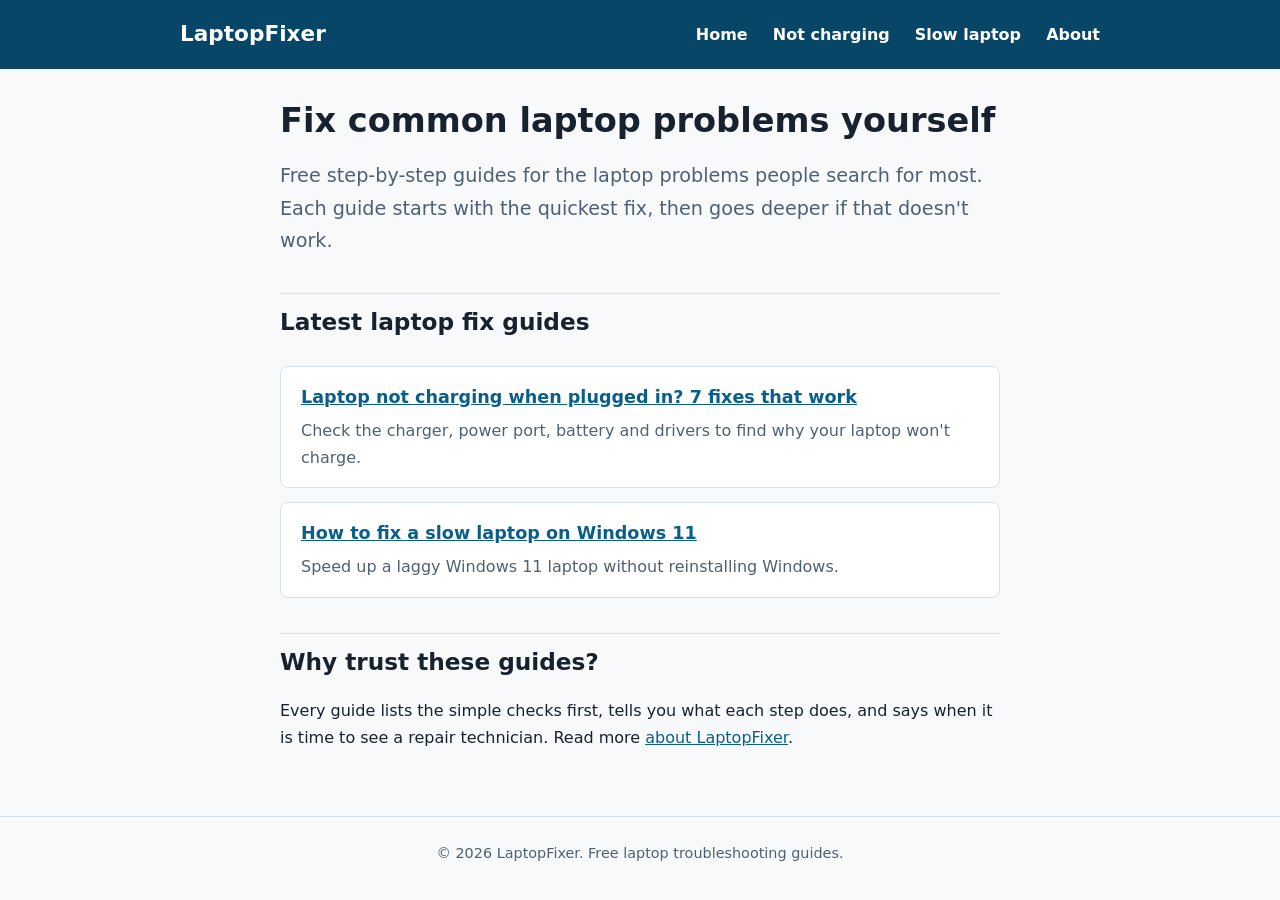
<file: index.html>
<!DOCTYPE html>
<html lang="en">
<head>
  <meta charset="UTF-8">
  <meta name="viewport" content="width=device-width, initial-scale=1">
  <title>LaptopFixer – Free Guides to Fix Common Laptop Problems</title>
  <meta name="description" content="Step-by-step guides to fix common laptop problems at home: not charging, running slow, no wifi, black screen and more. No tech skills needed.">
  <link rel="canonical" href="https://laptopfixer-guides.netlify.app/">
  <meta property="og:type" content="website">
  <meta property="og:title" content="LaptopFixer – Free Guides to Fix Common Laptop Problems">
  <meta property="og:description" content="Simple step-by-step guides to fix common laptop problems at home.">
  <meta property="og:url" content="https://laptopfixer-guides.netlify.app/">
  <meta name="twitter:card" content="summary">
  <link rel="stylesheet" href="/style.css">
  <script type="application/ld+json">
  {"@context":"https://schema.org","@type":"WebSite","name":"LaptopFixer","url":"https://laptopfixer-guides.netlify.app/"}
  </script>
</head>
<body>
<header>
  <div class="bar">
    <a class="logo" href="/">LaptopFixer</a>
    <nav aria-label="Main">
      <a href="/">Home</a>
      <a href="/guides/laptop-not-charging/">Not charging</a>
      <a href="/guides/slow-laptop-windows-11/">Slow laptop</a>
      <a href="/about/">About</a>
    </nav>
  </div>
</header>
<main>
  <h1>Fix common laptop problems yourself</h1>
  <p class="lead">Free step-by-step guides for the laptop problems people search for most. Each guide starts with the quickest fix, then goes deeper if that doesn't work.</p>

  <h2>Latest laptop fix guides</h2>
  <ul class="guide-list">
    <li>
      <a href="/guides/laptop-not-charging/">Laptop not charging when plugged in? 7 fixes that work</a>
      <p>Check the charger, power port, battery and drivers to find why your laptop won't charge.</p>
    </li>
    <li>
      <a href="/guides/slow-laptop-windows-11/">How to fix a slow laptop on Windows 11</a>
      <p>Speed up a laggy Windows 11 laptop without reinstalling Windows.</p>
    </li>
  </ul>

  <h2>Why trust these guides?</h2>
  <p>Every guide lists the simple checks first, tells you what each step does, and says when it is time to see a repair technician. Read more <a href="/about/">about LaptopFixer</a>.</p>
</main>
<footer>&copy; 2026 LaptopFixer. Free laptop troubleshooting guides.</footer>
</body>
</html>
</file>
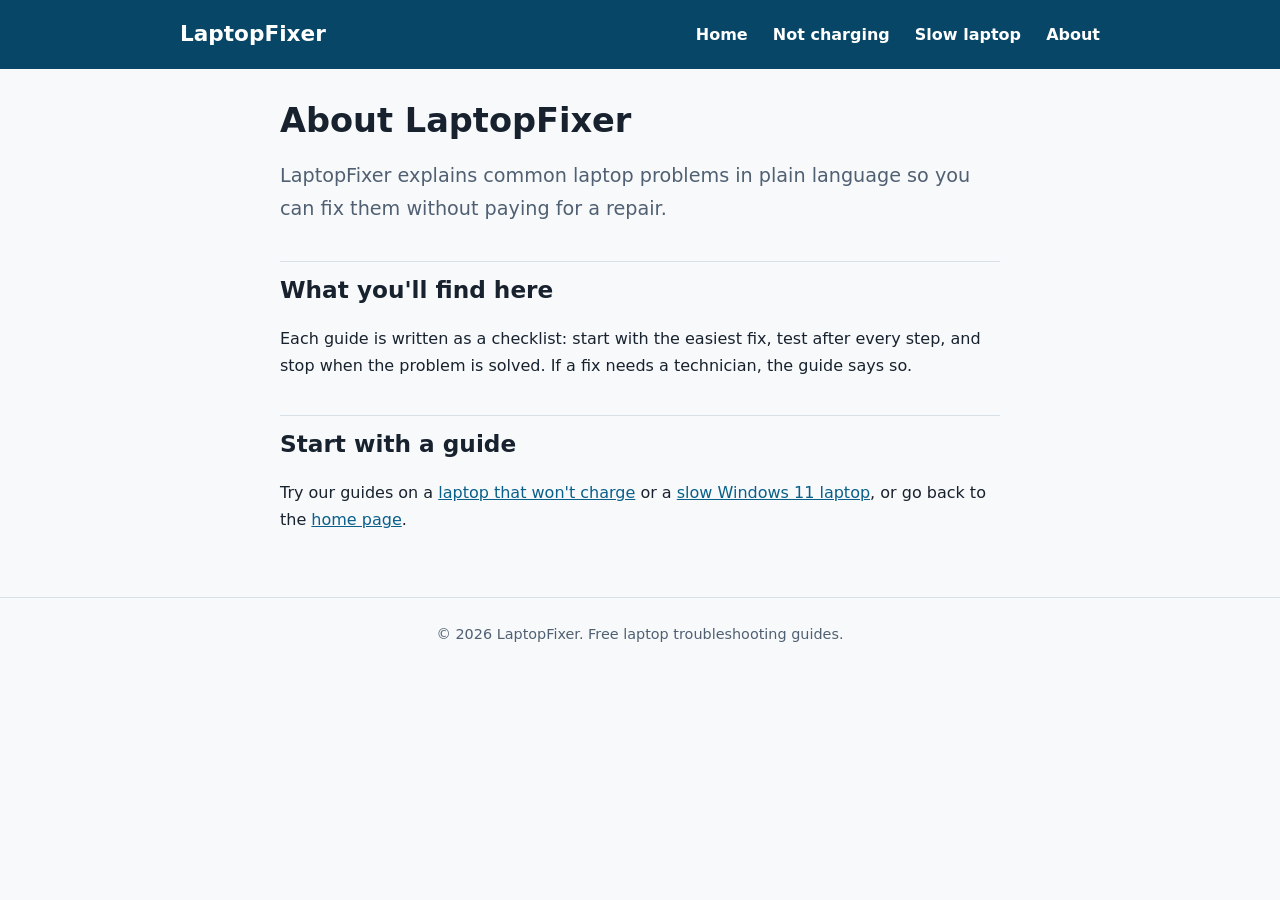
<file: about/index.html>
<!DOCTYPE html>
<html lang="en">
<head>
  <meta charset="UTF-8">
  <meta name="viewport" content="width=device-width, initial-scale=1">
  <title>About LaptopFixer | Free Laptop Troubleshooting Guides</title>
  <meta name="description" content="LaptopFixer publishes free, beginner-friendly laptop troubleshooting guides. Learn who writes them and how each fix is tested.">
  <link rel="canonical" href="https://laptopfixer-guides.netlify.app/about/">
  <link rel="stylesheet" href="/style.css">
</head>
<body>
<header>
  <div class="bar">
    <a class="logo" href="/">LaptopFixer</a>
    <nav aria-label="Main">
      <a href="/">Home</a>
      <a href="/guides/laptop-not-charging/">Not charging</a>
      <a href="/guides/slow-laptop-windows-11/">Slow laptop</a>
      <a href="/about/">About</a>
    </nav>
  </div>
</header>
<main>
  <h1>About LaptopFixer</h1>
  <p class="lead">LaptopFixer explains common laptop problems in plain language so you can fix them without paying for a repair.</p>
  <h2>What you'll find here</h2>
  <p>Each guide is written as a checklist: start with the easiest fix, test after every step, and stop when the problem is solved. If a fix needs a technician, the guide says so.</p>
  <h2>Start with a guide</h2>
  <p>Try our guides on a <a href="/guides/laptop-not-charging/">laptop that won't charge</a> or a <a href="/guides/slow-laptop-windows-11/">slow Windows 11 laptop</a>, or go back to the <a href="/">home page</a>.</p>
</main>
<footer>&copy; 2026 LaptopFixer. Free laptop troubleshooting guides.</footer>
</body>
</html>
</file>
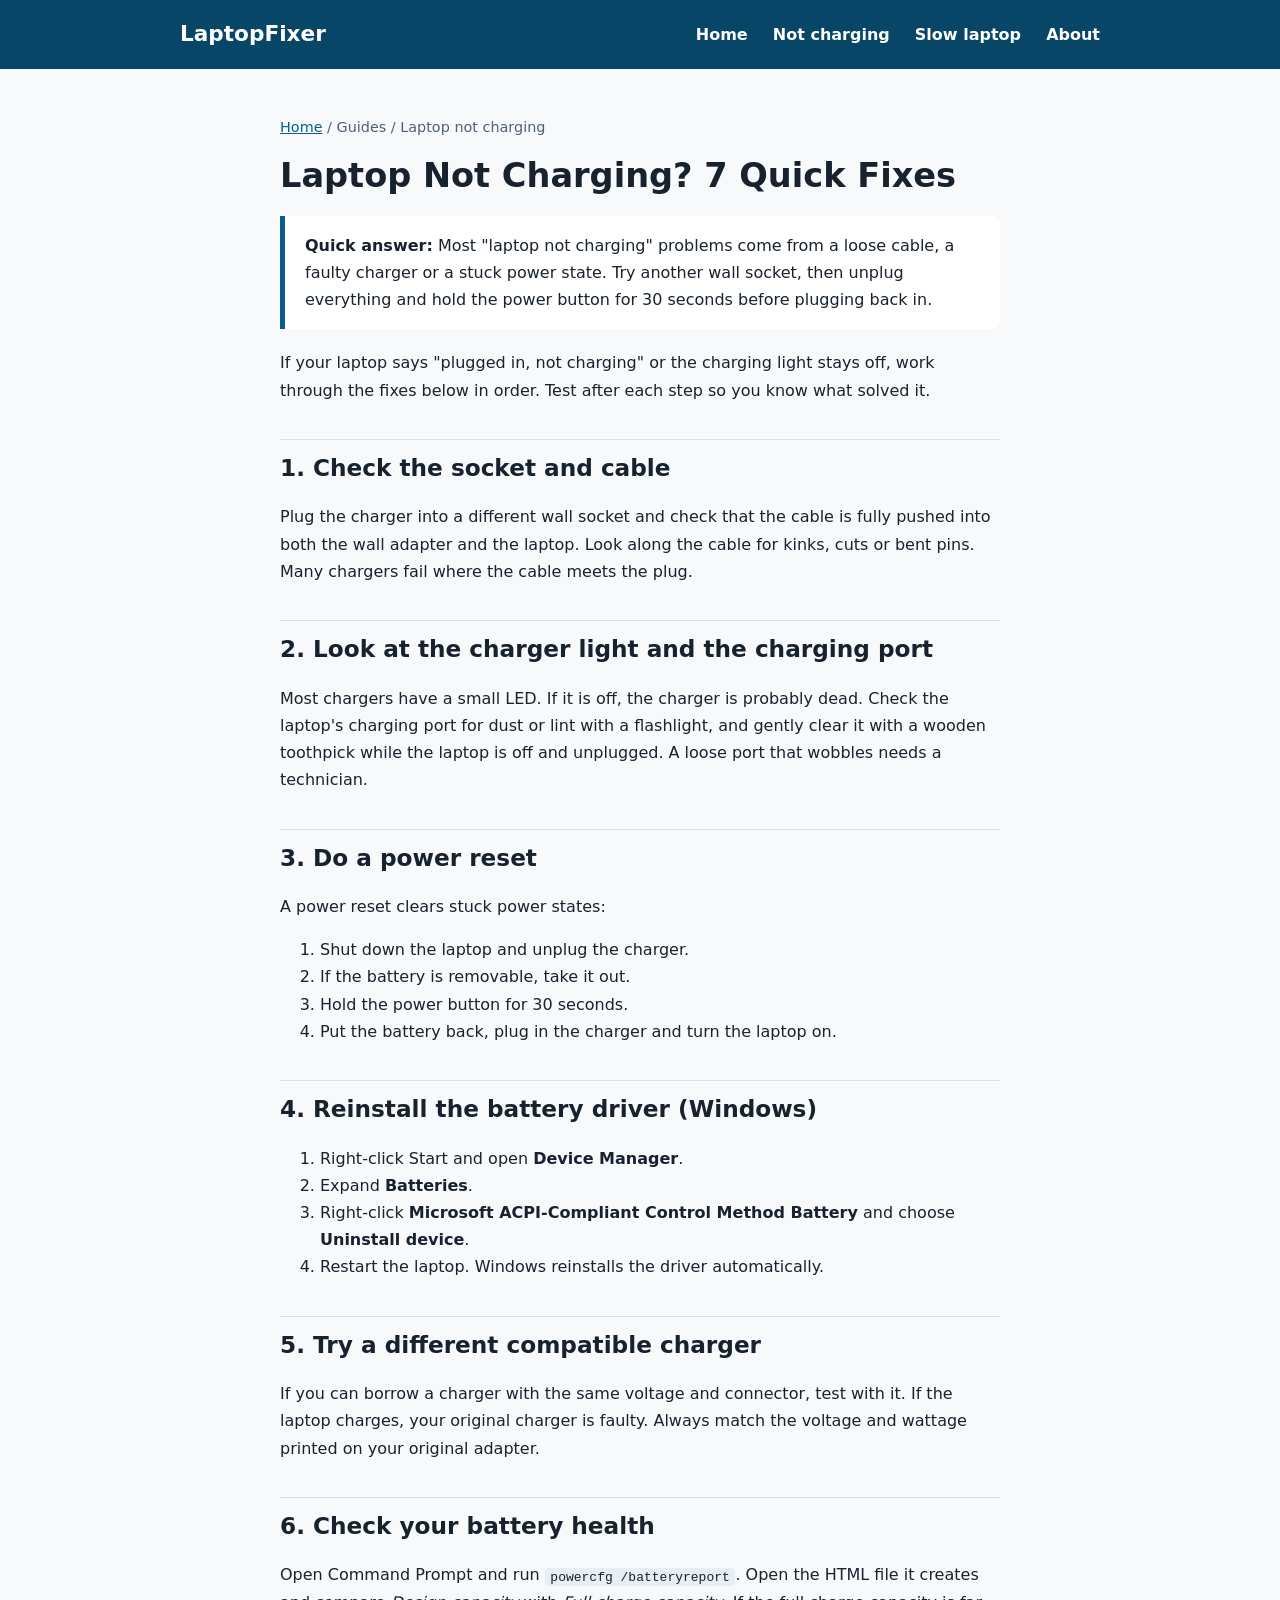
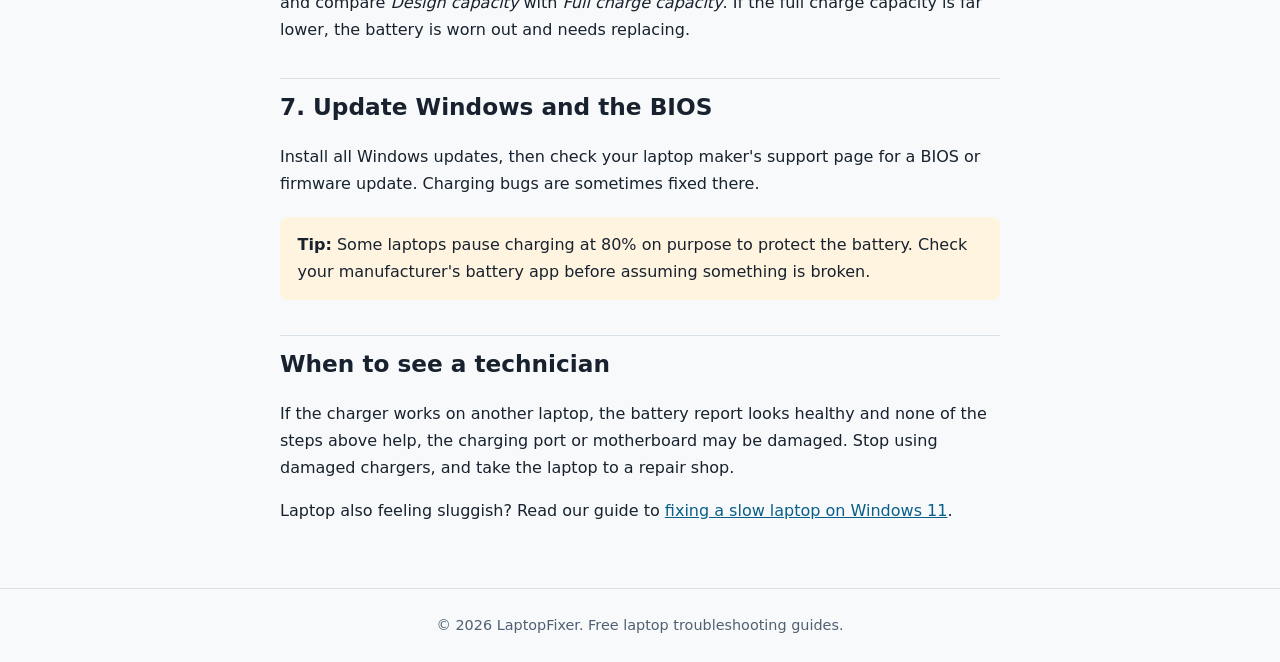
<file: guides/laptop-not-charging/index.html>
<!DOCTYPE html>
<html lang="en">
<head>
  <meta charset="UTF-8">
  <meta name="viewport" content="width=device-width, initial-scale=1">
  <title>Laptop Not Charging? 7 Quick Fixes | LaptopFixer</title>
  <meta name="description" content="Laptop plugged in but not charging? Try these 7 simple fixes: charger, power port, battery reset and driver update. Works for most Windows laptops.">
  <link rel="canonical" href="https://laptopfixer-guides.netlify.app/guides/laptop-not-charging/">
  <meta property="og:type" content="article">
  <meta property="og:title" content="Laptop Not Charging? 7 Quick Fixes">
  <meta property="og:description" content="7 simple fixes for a laptop that is plugged in but not charging.">
  <meta property="og:url" content="https://laptopfixer-guides.netlify.app/guides/laptop-not-charging/">
  <link rel="stylesheet" href="/style.css">
  <script type="application/ld+json">
  {"@context":"https://schema.org","@type":"Article","headline":"Laptop Not Charging? 7 Quick Fixes","datePublished":"2026-10-21","dateModified":"2026-10-21","author":{"@type":"Organization","name":"LaptopFixer"},"mainEntityOfPage":"https://laptopfixer-guides.netlify.app/guides/laptop-not-charging/"}
  </script>
</head>
<body>
<header>
  <div class="bar">
    <a class="logo" href="/">LaptopFixer</a>
    <nav aria-label="Main">
      <a href="/">Home</a>
      <a href="/guides/laptop-not-charging/">Not charging</a>
      <a href="/guides/slow-laptop-windows-11/">Slow laptop</a>
      <a href="/about/">About</a>
    </nav>
  </div>
</header>
<main>
  <p class="breadcrumb"><a href="/">Home</a> / Guides / Laptop not charging</p>
  <h1>Laptop Not Charging? 7 Quick Fixes</h1>
  <div class="answer">
    <strong>Quick answer:</strong> Most "laptop not charging" problems come from a loose cable, a faulty charger or a stuck power state. Try another wall socket, then unplug everything and hold the power button for 30 seconds before plugging back in.
  </div>
  <p>If your laptop says "plugged in, not charging" or the charging light stays off, work through the fixes below in order. Test after each step so you know what solved it.</p>

  <h2>1. Check the socket and cable</h2>
  <p>Plug the charger into a different wall socket and check that the cable is fully pushed into both the wall adapter and the laptop. Look along the cable for kinks, cuts or bent pins. Many chargers fail where the cable meets the plug.</p>

  <h2>2. Look at the charger light and the charging port</h2>
  <p>Most chargers have a small LED. If it is off, the charger is probably dead. Check the laptop's charging port for dust or lint with a flashlight, and gently clear it with a wooden toothpick while the laptop is off and unplugged. A loose port that wobbles needs a technician.</p>

  <h2>3. Do a power reset</h2>
  <p>A power reset clears stuck power states:</p>
  <ol>
    <li>Shut down the laptop and unplug the charger.</li>
    <li>If the battery is removable, take it out.</li>
    <li>Hold the power button for 30 seconds.</li>
    <li>Put the battery back, plug in the charger and turn the laptop on.</li>
  </ol>

  <h2>4. Reinstall the battery driver (Windows)</h2>
  <ol>
    <li>Right-click Start and open <strong>Device Manager</strong>.</li>
    <li>Expand <strong>Batteries</strong>.</li>
    <li>Right-click <strong>Microsoft ACPI-Compliant Control Method Battery</strong> and choose <strong>Uninstall device</strong>.</li>
    <li>Restart the laptop. Windows reinstalls the driver automatically.</li>
  </ol>

  <h2>5. Try a different compatible charger</h2>
  <p>If you can borrow a charger with the same voltage and connector, test with it. If the laptop charges, your original charger is faulty. Always match the voltage and wattage printed on your original adapter.</p>

  <h2>6. Check your battery health</h2>
  <p>Open Command Prompt and run <code>powercfg /batteryreport</code>. Open the HTML file it creates and compare <em>Design capacity</em> with <em>Full charge capacity</em>. If the full charge capacity is far lower, the battery is worn out and needs replacing.</p>

  <h2>7. Update Windows and the BIOS</h2>
  <p>Install all Windows updates, then check your laptop maker's support page for a BIOS or firmware update. Charging bugs are sometimes fixed there.</p>

  <div class="tip"><strong>Tip:</strong> Some laptops pause charging at 80% on purpose to protect the battery. Check your manufacturer's battery app before assuming something is broken.</div>

  <h2>When to see a technician</h2>
  <p>If the charger works on another laptop, the battery report looks healthy and none of the steps above help, the charging port or motherboard may be damaged. Stop using damaged chargers, and take the laptop to a repair shop.</p>

  <p>Laptop also feeling sluggish? Read our guide to <a href="/guides/slow-laptop-windows-11/">fixing a slow laptop on Windows 11</a>.</p>
</main>
<footer>&copy; 2026 LaptopFixer. Free laptop troubleshooting guides.</footer>
</body>
</html>
</file>
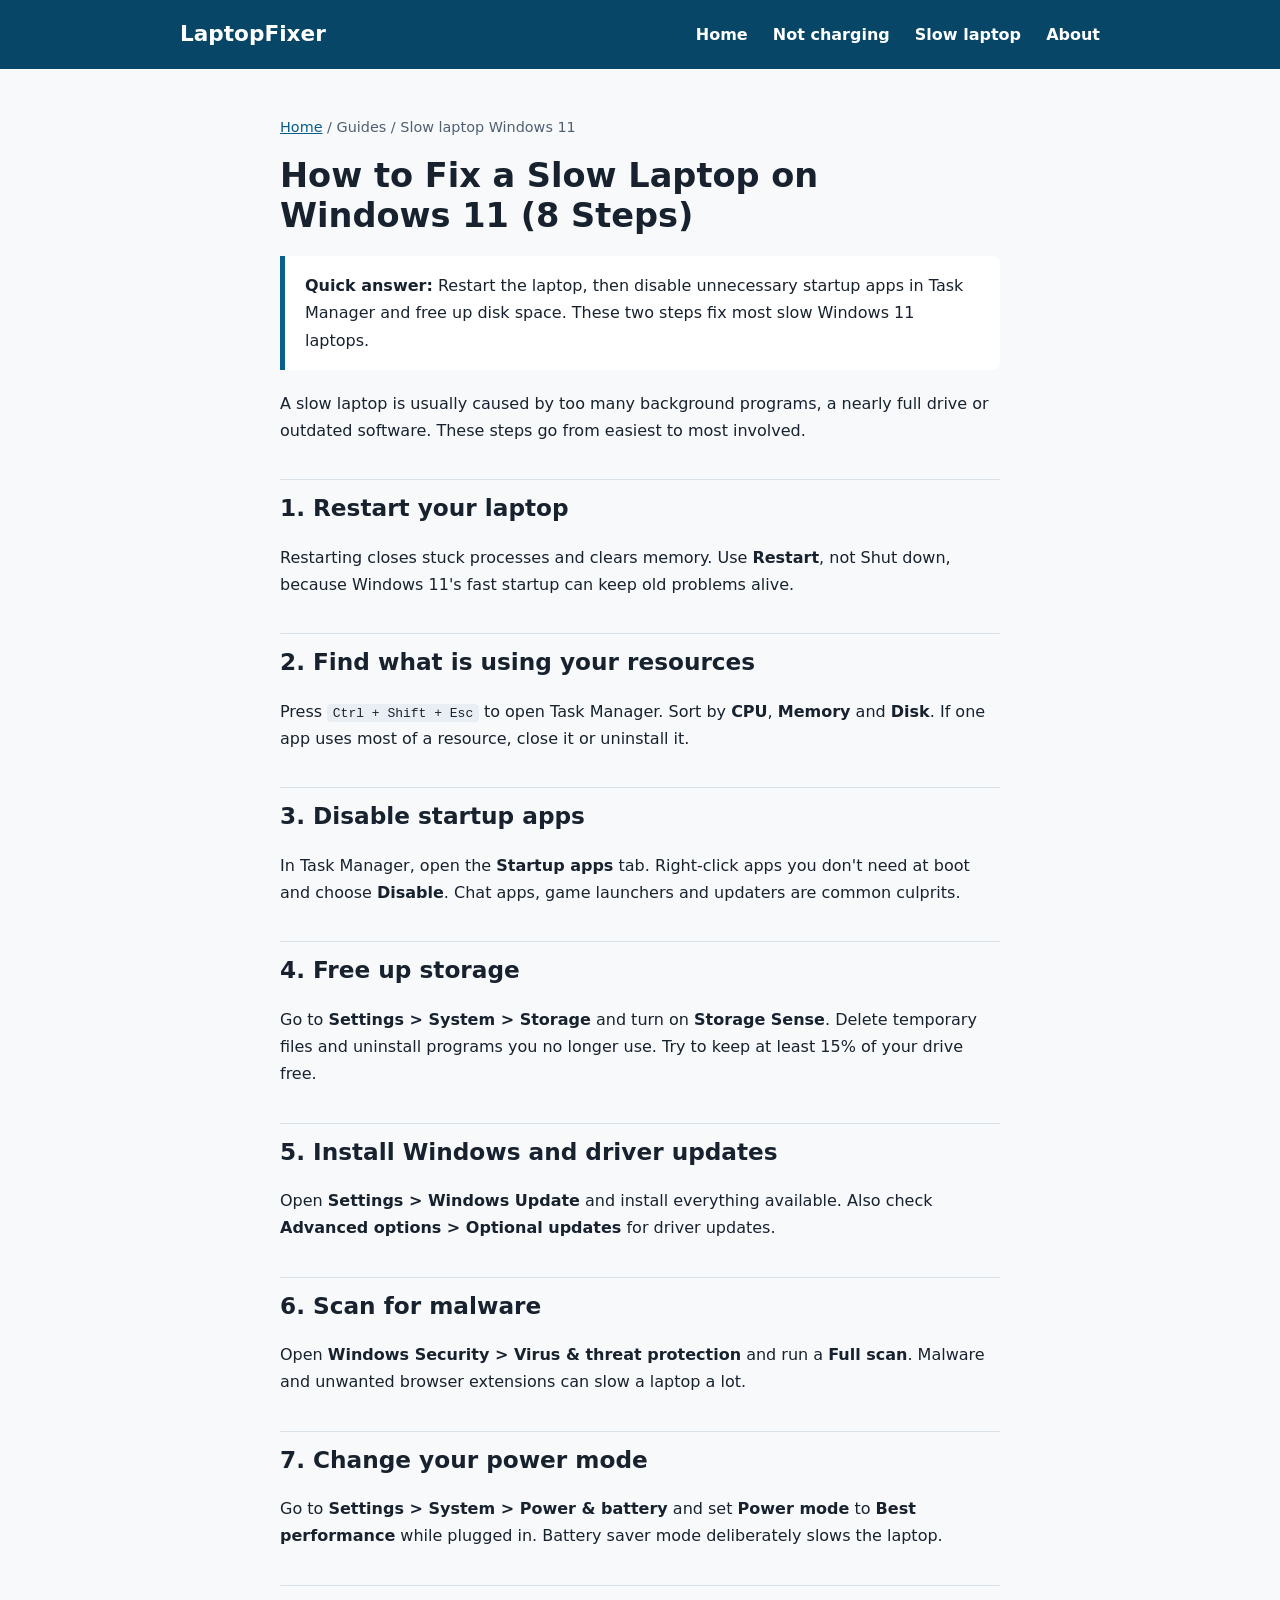
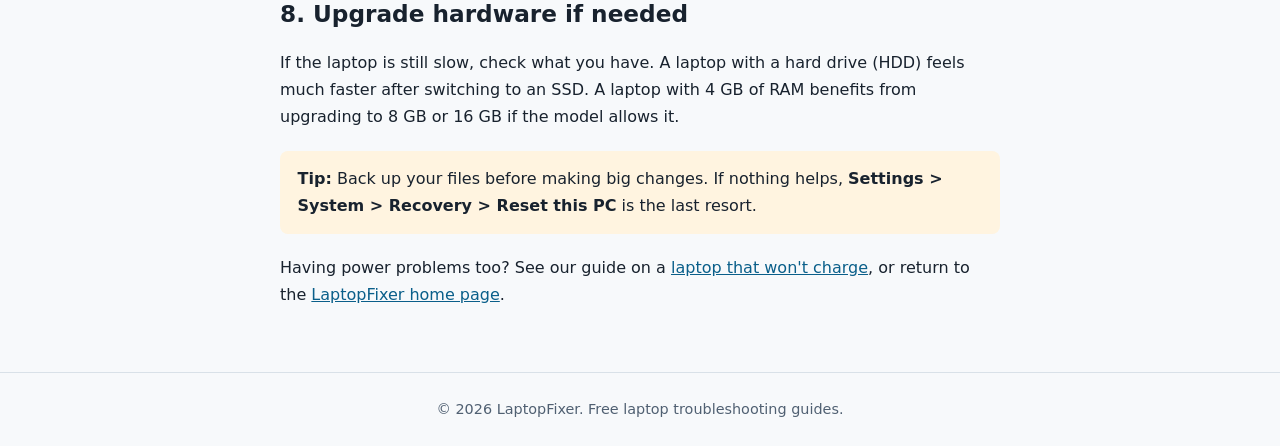
<file: guides/slow-laptop-windows-11/index.html>
<!DOCTYPE html>
<html lang="en">
<head>
  <meta charset="UTF-8">
  <meta name="viewport" content="width=device-width, initial-scale=1">
  <title>How to Fix a Slow Laptop on Windows 11 (8 Steps) | LaptopFixer</title>
  <meta name="description" content="Windows 11 laptop running slow? Follow these 8 steps to speed it up: startup apps, storage, updates, malware check and hardware upgrades.">
  <link rel="canonical" href="https://laptopfixer-guides.netlify.app/guides/slow-laptop-windows-11/">
  <meta property="og:type" content="article">
  <meta property="og:title" content="How to Fix a Slow Laptop on Windows 11 (8 Steps)">
  <meta property="og:description" content="8 steps to speed up a slow Windows 11 laptop without reinstalling Windows.">
  <meta property="og:url" content="https://laptopfixer-guides.netlify.app/guides/slow-laptop-windows-11/">
  <link rel="stylesheet" href="/style.css">
  <script type="application/ld+json">
  {"@context":"https://schema.org","@type":"Article","headline":"How to Fix a Slow Laptop on Windows 11 (8 Steps)","datePublished":"2026-10-21","dateModified":"2026-10-21","author":{"@type":"Organization","name":"LaptopFixer"},"mainEntityOfPage":"https://laptopfixer-guides.netlify.app/guides/slow-laptop-windows-11/"}
  </script>
</head>
<body>
<header>
  <div class="bar">
    <a class="logo" href="/">LaptopFixer</a>
    <nav aria-label="Main">
      <a href="/">Home</a>
      <a href="/guides/laptop-not-charging/">Not charging</a>
      <a href="/guides/slow-laptop-windows-11/">Slow laptop</a>
      <a href="/about/">About</a>
    </nav>
  </div>
</header>
<main>
  <p class="breadcrumb"><a href="/">Home</a> / Guides / Slow laptop Windows 11</p>
  <h1>How to Fix a Slow Laptop on Windows 11 (8 Steps)</h1>
  <div class="answer">
    <strong>Quick answer:</strong> Restart the laptop, then disable unnecessary startup apps in Task Manager and free up disk space. These two steps fix most slow Windows 11 laptops.
  </div>
  <p>A slow laptop is usually caused by too many background programs, a nearly full drive or outdated software. These steps go from easiest to most involved.</p>

  <h2>1. Restart your laptop</h2>
  <p>Restarting closes stuck processes and clears memory. Use <strong>Restart</strong>, not Shut down, because Windows 11's fast startup can keep old problems alive.</p>

  <h2>2. Find what is using your resources</h2>
  <p>Press <code>Ctrl + Shift + Esc</code> to open Task Manager. Sort by <strong>CPU</strong>, <strong>Memory</strong> and <strong>Disk</strong>. If one app uses most of a resource, close it or uninstall it.</p>

  <h2>3. Disable startup apps</h2>
  <p>In Task Manager, open the <strong>Startup apps</strong> tab. Right-click apps you don't need at boot and choose <strong>Disable</strong>. Chat apps, game launchers and updaters are common culprits.</p>

  <h2>4. Free up storage</h2>
  <p>Go to <strong>Settings &gt; System &gt; Storage</strong> and turn on <strong>Storage Sense</strong>. Delete temporary files and uninstall programs you no longer use. Try to keep at least 15% of your drive free.</p>

  <h2>5. Install Windows and driver updates</h2>
  <p>Open <strong>Settings &gt; Windows Update</strong> and install everything available. Also check <strong>Advanced options &gt; Optional updates</strong> for driver updates.</p>

  <h2>6. Scan for malware</h2>
  <p>Open <strong>Windows Security &gt; Virus &amp; threat protection</strong> and run a <strong>Full scan</strong>. Malware and unwanted browser extensions can slow a laptop a lot.</p>

  <h2>7. Change your power mode</h2>
  <p>Go to <strong>Settings &gt; System &gt; Power &amp; battery</strong> and set <strong>Power mode</strong> to <strong>Best performance</strong> while plugged in. Battery saver mode deliberately slows the laptop.</p>

  <h2>8. Upgrade hardware if needed</h2>
  <p>If the laptop is still slow, check what you have. A laptop with a hard drive (HDD) feels much faster after switching to an SSD. A laptop with 4 GB of RAM benefits from upgrading to 8 GB or 16 GB if the model allows it.</p>

  <div class="tip"><strong>Tip:</strong> Back up your files before making big changes. If nothing helps, <strong>Settings &gt; System &gt; Recovery &gt; Reset this PC</strong> is the last resort.</div>

  <p>Having power problems too? See our guide on a <a href="/guides/laptop-not-charging/">laptop that won't charge</a>, or return to the <a href="/">LaptopFixer home page</a>.</p>
</main>
<footer>&copy; 2026 LaptopFixer. Free laptop troubleshooting guides.</footer>
</body>
</html>
</file>
<file: style.css>
:root{--bg:#f7f9fb;--text:#18222e;--muted:#506072;--accent:#0a5f8a;--accent-dark:#074666;--line:#d9e1e8;--card:#fff;--tip:#fff4e0}
*{box-sizing:border-box}
html{font-size:100%}
body{margin:0;font-family:system-ui,-apple-system,"Segoe UI",Roboto,Arial,sans-serif;line-height:1.7;color:var(--text);background:var(--bg)}
a{color:var(--accent)}
a:hover{color:var(--accent-dark)}
a:focus-visible{outline:3px solid #f0a500;outline-offset:2px}
header{background:var(--accent-dark);color:#fff}
.bar{max-width:960px;margin:0 auto;padding:1rem 1.25rem;display:flex;flex-wrap:wrap;gap:1rem;align-items:center;justify-content:space-between}
.logo{font-weight:800;font-size:1.35rem;color:#fff;text-decoration:none}
nav a{color:#fff;margin-left:1.25rem;text-decoration:none;font-weight:600}
nav a:hover{text-decoration:underline;color:#fff}
main{max-width:760px;margin:0 auto;padding:2rem 1.25rem 3rem}
h1{font-size:2.1rem;line-height:1.2;margin:0 0 .75rem}
h2{font-size:1.45rem;margin:2.2rem 0 .5rem;padding-top:.5rem;border-top:1px solid var(--line)}
.lead{font-size:1.2rem;color:var(--muted)}
.answer{background:var(--card);border-left:5px solid var(--accent);padding:1rem 1.25rem;margin:1.25rem 0;border-radius:0 8px 8px 0}
.tip{background:var(--tip);padding:.9rem 1.1rem;border-radius:8px;margin:1.25rem 0}
.guide-list{list-style:none;padding:0;margin:1.5rem 0}
.guide-list li{background:var(--card);border:1px solid var(--line);border-radius:8px;padding:1rem 1.25rem;margin-bottom:.9rem}
.guide-list a{font-weight:700;font-size:1.1rem}
.guide-list p{margin:.25rem 0 0;color:var(--muted)}
.breadcrumb{font-size:.9rem;color:var(--muted);margin-bottom:1rem}
code{background:#e8eef3;padding:.1rem .35rem;border-radius:4px}
footer{border-top:1px solid var(--line);text-align:center;color:var(--muted);padding:1.5rem 1rem;font-size:.9rem}
@media(max-width:600px){h1{font-size:1.7rem}nav a{margin:0 1rem 0 0}}
</file>
